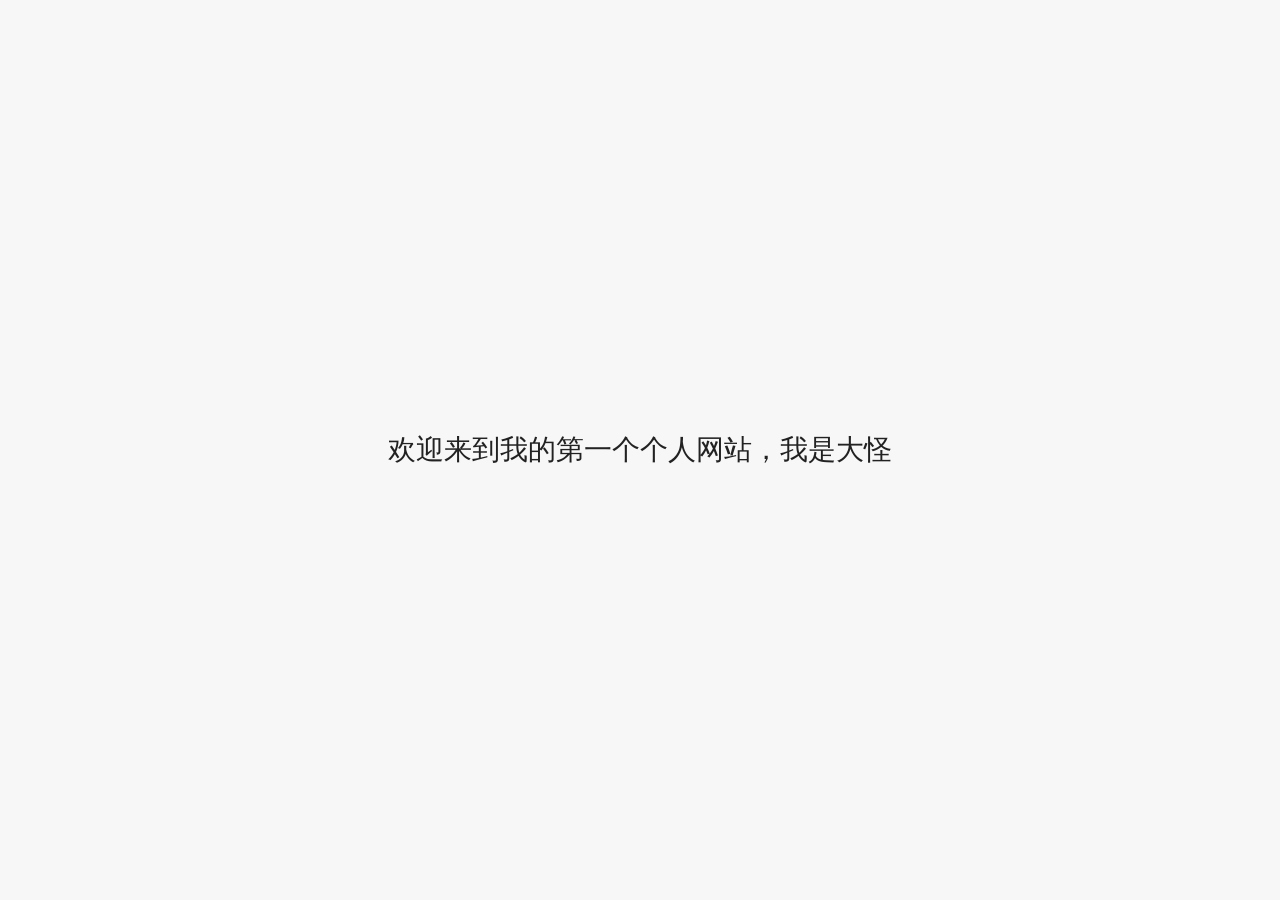
<file: index.html>
<!DOCTYPE html>
<html lang="zh-CN">
<head>
  <meta charset="UTF-8">
  <meta name="viewport" content="width=device-width, initial-scale=1.0">
  <title>我的个人网站</title>
  <style>
    body {
      margin: 0;
      min-height: 100vh;
      display: flex;
      align-items: center;
      justify-content: center;
      font-family: Arial, "Microsoft YaHei", sans-serif;
      color: #222;
      background: #f7f7f7;
    }

    h1 {
      margin: 0;
      font-size: 28px;
      font-weight: 500;
    }
  </style>
</head>
<body>
  <h1>欢迎来到我的第一个个人网站，我是大怪</h1>
</body>
</html>
</file>
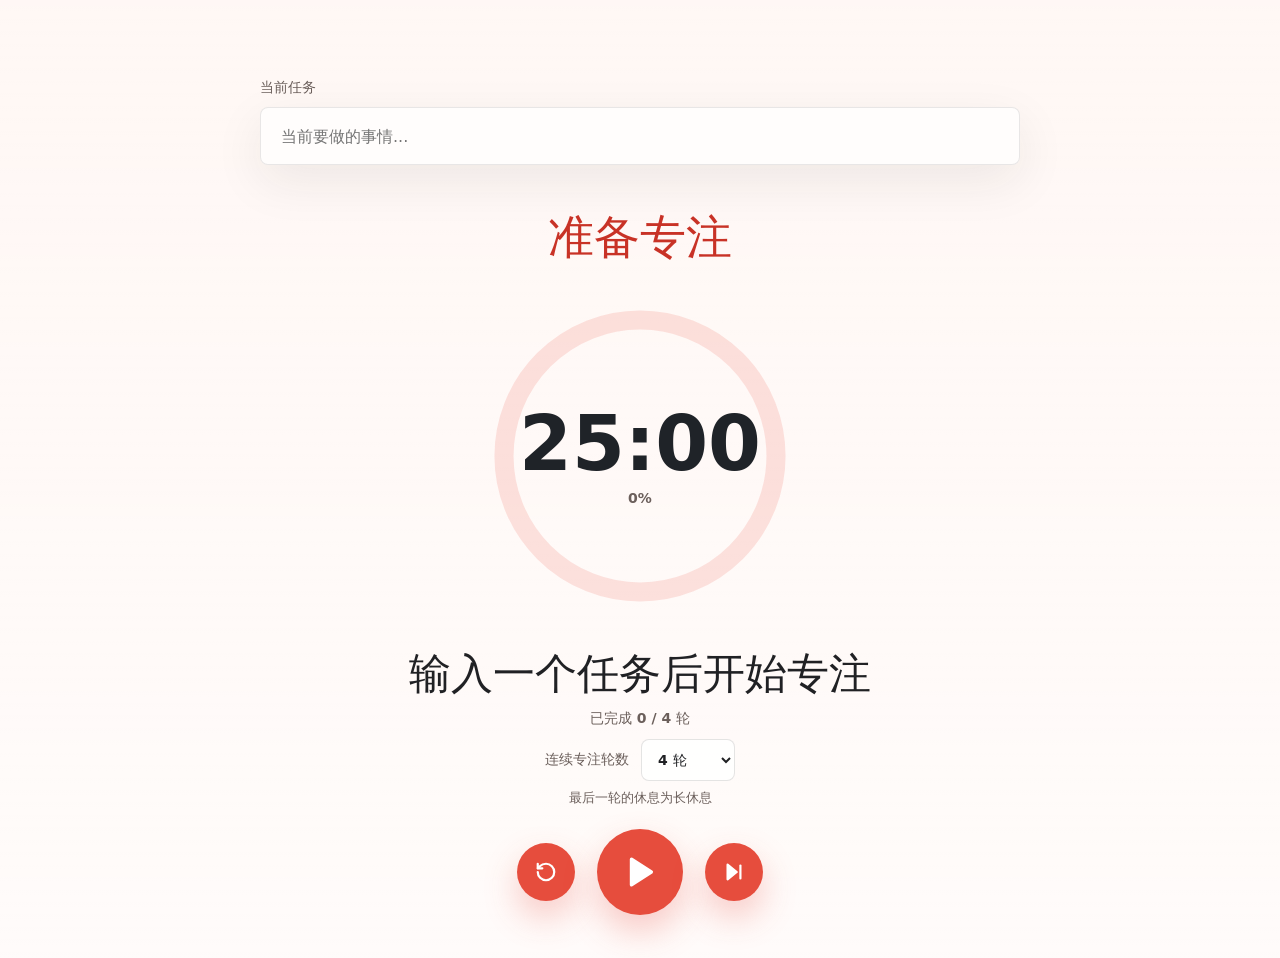
<file: tomatoclock/index.html>
<!doctype html>
<html lang="zh-CN">
  <head>
    <meta charset="UTF-8" />
    <meta name="viewport" content="width=device-width, initial-scale=1.0" />
    <title>番茄钟</title>
    <script type="module" crossorigin src="/tomatoclock/assets/index-CUyfrQUM.js"></script>
    <link rel="stylesheet" crossorigin href="/tomatoclock/assets/index-BWQkKdg5.css">
  </head>
  <body>
    <div id="root"></div>
  </body>
</html>
</file>
<file: tomatoclock/assets/index-BWQkKdg5.css>
:root{font-family:Inter,ui-sans-serif,system-ui,-apple-system,BlinkMacSystemFont,Segoe UI,sans-serif;color:#202124;background:#fff8f5;font-synthesis:none;text-rendering:optimizeLegibility;-webkit-font-smoothing:antialiased;-moz-osx-font-smoothing:grayscale}*{box-sizing:border-box}html,body,#root{min-height:100%;margin:0}button,input,select{font:inherit}button{cursor:pointer}.app{--accent: #e64d3d;--accent-strong: #c83226;--surface: rgba(255, 255, 255, .72);--surface-strong: #ffffff;--text-muted: #6b5f5b;--ring-track: rgba(230, 77, 61, .15);display:grid;grid-template-rows:minmax(120px,20vh) 1fr minmax(150px,22vh);min-height:100vh;padding:clamp(18px,3vw,32px);color:#202124;background:linear-gradient(180deg,#ffffff6b,#ffffffb8),#fff2ed;transition:background-color .24s ease,color .24s ease}.app--shortBreak{--accent: #159a7a;--accent-strong: #08795f;--text-muted: #51665f;--ring-track: rgba(21, 154, 122, .15);background:linear-gradient(180deg,#ffffff6b,#ffffffbf),#eefbf4}.app--longBreak{--accent: #2c66c7;--accent-strong: #1e4d99;--text-muted: #536176;--ring-track: rgba(44, 102, 199, .15);background:linear-gradient(180deg,#ffffff80,#ffffffc7),#eef5ff}.task-section,.timer-section,.control-section{width:min(100%,760px);margin:0 auto}.task-section{display:flex;align-items:center}.task-input{display:grid;width:100%;gap:10px}.task-input__label{color:var(--text-muted);font-size:14px;font-weight:700}.task-input input{width:100%;min-height:58px;padding:0 20px;border:1px solid rgba(32,33,36,.1);border-radius:8px;color:#202124;background:var(--surface);box-shadow:0 16px 50px #2c231f14;outline:none;transition:border-color .18s ease,box-shadow .18s ease,background-color .18s ease}.task-input input:focus{border-color:var(--accent);background:var(--surface-strong);box-shadow:0 0 0 4px color-mix(in srgb,var(--accent) 16%,transparent),0 18px 54px #2c231f1a}.timer-section{display:grid;align-content:center;justify-items:center;gap:22px;min-height:420px}.timer-circle{position:relative;display:grid;width:min(68vw,340px);aspect-ratio:1;place-items:center}.timer-circle__svg{width:100%;height:100%;transform:rotate(-90deg)}.timer-circle__track,.timer-circle__progress{fill:none;stroke-width:18}.timer-circle__track{stroke:var(--ring-track)}.timer-circle__progress{stroke:var(--accent);stroke-linecap:round;transition:stroke-dashoffset .22s linear,stroke .24s ease}.timer-circle__content{position:absolute;display:grid;justify-items:center;gap:8px}.timer-circle__time{color:#1f2328;font-size:clamp(52px,11vw,76px);font-weight:800;line-height:1;letter-spacing:0}.timer-circle__meta{color:var(--text-muted);font-size:14px;font-weight:700}.timer-status{display:grid;max-width:620px;justify-items:center;gap:8px;text-align:center}.timer-status--phase-only{gap:0}.timer-status--details{gap:10px}.timer-status__phase{color:var(--accent-strong);font-size:clamp(30px,5vw,46px);font-weight:800;line-height:1.12}.timer-status__task{max-width:100%;color:#202124;font-size:clamp(28px,4.2vw,42px);font-weight:800;line-height:1.25;overflow-wrap:anywhere}.timer-status__rounds{color:var(--text-muted);font-size:14px;font-weight:700}.control-section{display:grid;align-content:center;justify-items:center;gap:22px}.round-setting{display:grid;justify-items:center;gap:8px}.round-selector{display:inline-flex;align-items:center;gap:12px;color:var(--text-muted);font-size:14px;font-weight:700}.round-selector select{min-width:94px;height:42px;padding:0 12px;border:1px solid rgba(32,33,36,.12);border-radius:8px;color:#202124;background:#ffffffd1;outline:none}.round-setting__hint{color:var(--text-muted);font-size:13px;font-weight:700}.timer-controls{display:grid;grid-template-columns:58px 86px 58px;align-items:center;gap:22px}.icon-button,.primary-button{display:inline-grid;place-items:center;border:0;color:#fff;background:var(--accent);box-shadow:0 16px 34px color-mix(in srgb,var(--accent) 28%,transparent);transition:background-color .16s ease,transform .16s ease,box-shadow .16s ease}.icon-button{width:58px;height:58px;border-radius:50%}.primary-button{width:86px;height:86px;border-radius:50%}.icon-button:hover,.primary-button:hover{background:var(--accent-strong);transform:translateY(-1px)}.icon-button:active,.primary-button:active{transform:translateY(1px)}.icon-button:focus-visible,.primary-button:focus-visible,.round-selector select:focus-visible{outline:4px solid color-mix(in srgb,var(--accent) 24%,transparent);outline-offset:3px}.toast{position:fixed;right:24px;bottom:24px;max-width:min(360px,calc(100vw - 48px));padding:14px 18px;border:1px solid rgba(32,33,36,.08);border-radius:8px;color:#202124;background:#fffffff0;box-shadow:0 18px 54px #2c231f29;font-size:14px;font-weight:700}@media(max-width:640px){.app{grid-template-rows:auto 1fr auto;gap:22px;min-height:100svh;padding:18px}.task-section{align-items:start}.task-input input{min-height:52px}.timer-section{min-height:0;gap:20px}.timer-circle{width:min(84vw,318px)}.timer-status__phase{font-size:32px}.timer-status__task{font-size:28px}.control-section{gap:18px}.timer-controls{grid-template-columns:54px 78px 54px;gap:18px}.icon-button{width:54px;height:54px}.primary-button{width:78px;height:78px}.toast{right:18px;bottom:18px}}
</file>
